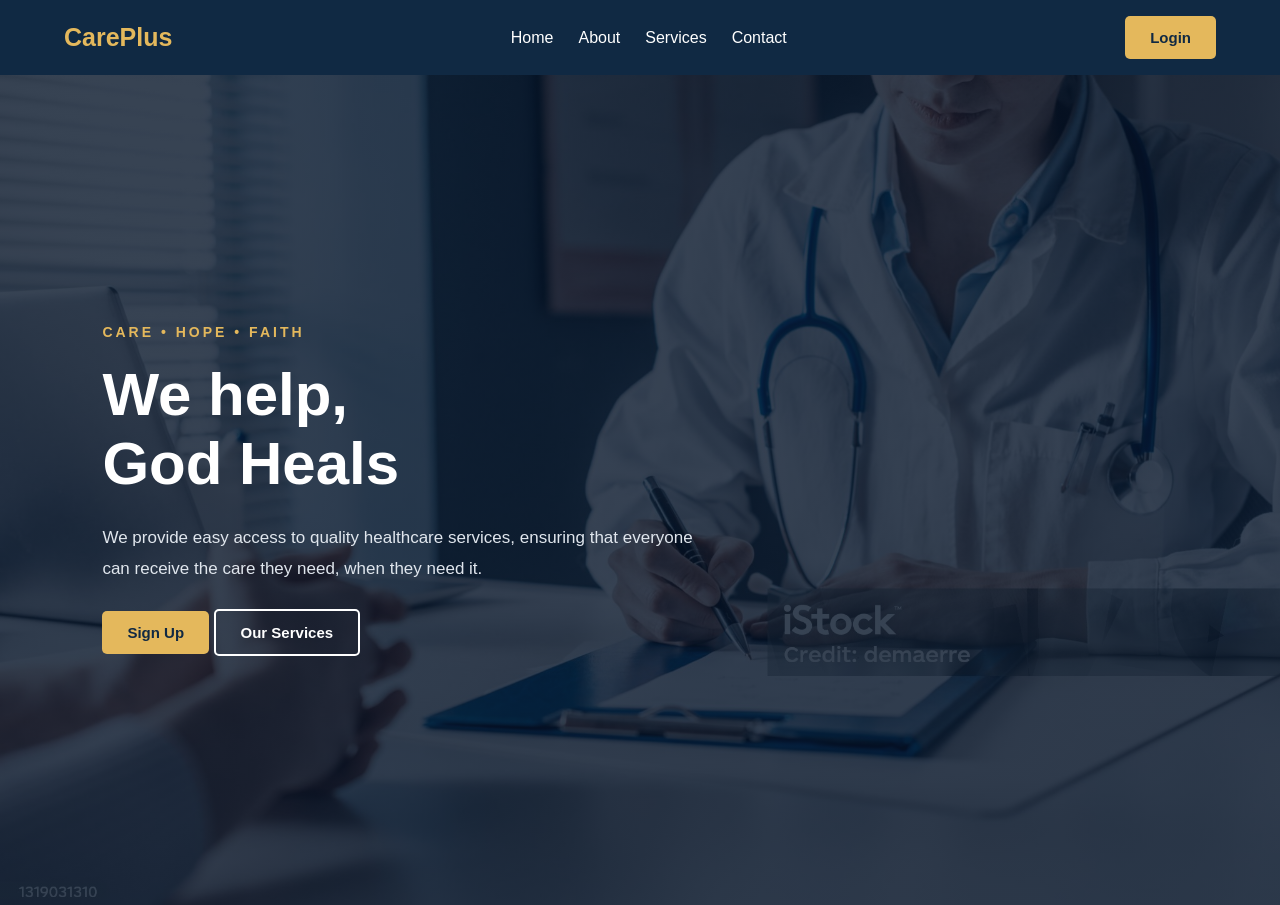
<file: index.html>
<!DOCTYPE html>
<html lang="en">

<head>
    <meta charset="UTF-8">
    <meta name="viewport" content="width=device-width, initial-scale=1.0">
    <link rel="stylesheet" href="/css/main.css">
    <title>CarePlus</title>
</head>

<body>
    <nav class="navbar">
        <!-- Brand or Logo -->
        <a href="#" class="navbar-logo">CarePlus</a>

        <!-- Navigation Links -->
        <ul class="navbar-links">
            <li><a href="#home">Home</a></li>
            <li><a href="#about">About</a></li>
            <li><a href="#services">Services</a></li>
            <li><a href="#contact">Contact</a></li>
        </ul>
        <a href="/login.html" class="btn primary-btn">Login</a>
    </nav>

    <section class="hero">
        <div class="hero-content">
            <p class="subtitle">CARE • HOPE • FAITH</p>

            <h1>We help,<br> God Heals</h1>

            <p class="description">
                We provide easy access to quality healthcare services, ensuring that everyone can receive the care they
                need, when they need it.
            </p>

            <div class="hero-buttons">
                <a href="/register.html" class="btn primary-btn">Sign Up</a>
                <a href="#services" class="btn secondary-btn">Our Services</a>
            </div>
        </div>
    </section>
</body>

</html>
</file>
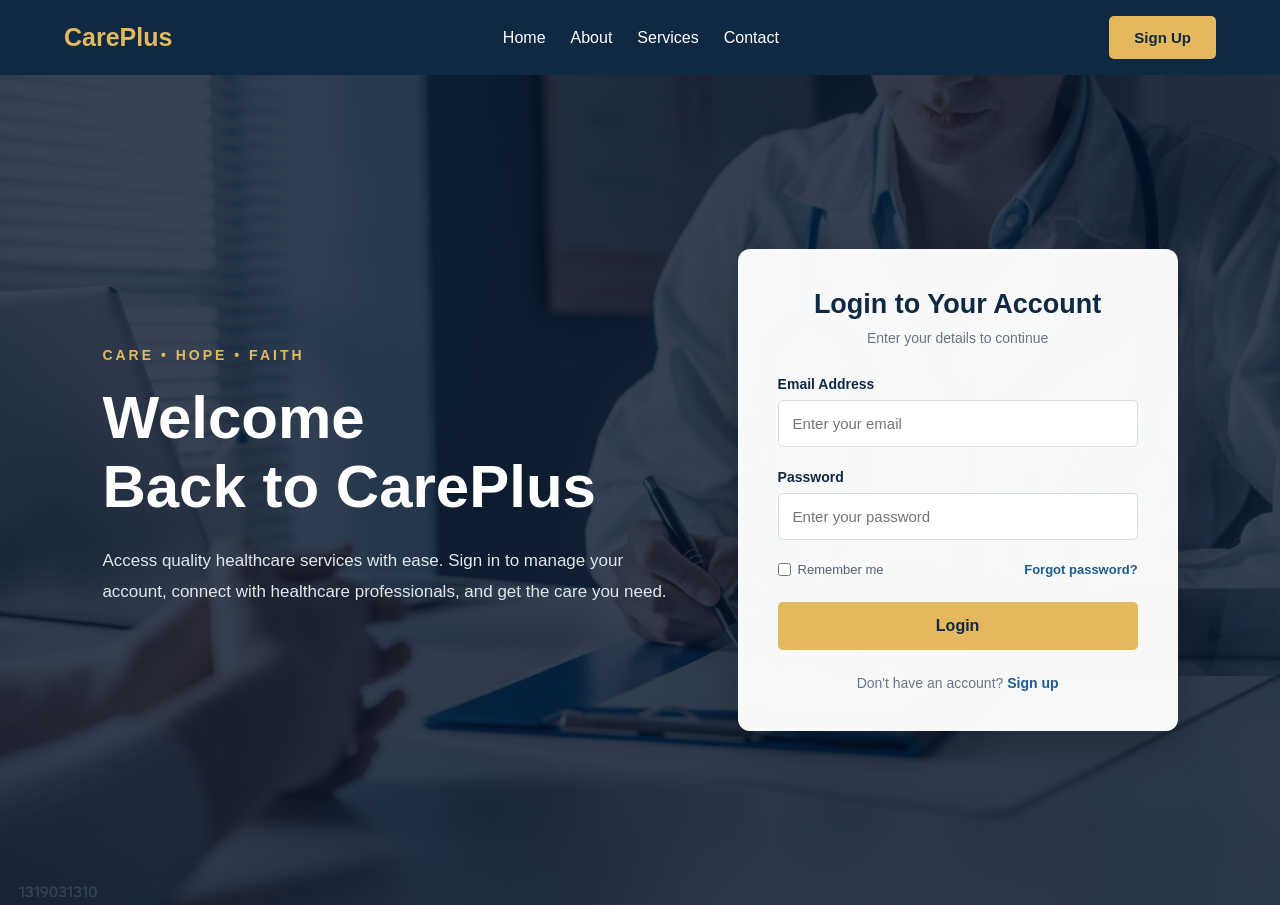
<file: login.html>
<!DOCTYPE html>
<html lang="en">
<head>
    <meta charset="UTF-8">
    <meta name="viewport" content="width=device-width, initial-scale=1.0">
    <link rel="stylesheet" href="/css/main.css">
    <title>Login | CarePlus</title>
</head>

<body>

    <nav class="navbar">
        <a href="index.html" class="navbar-logo">CarePlus</a>

        <ul class="navbar-links">
            <li><a href="index.html">Home</a></li>
            <li><a href="index.html#about">About</a></li>
            <li><a href="index.html#services">Services</a></li>
            <li><a href="index.html#contact">Contact</a></li>
        </ul>

        <a href="register.html" class="btn primary-btn">Sign Up</a>
    </nav>

    <section class="hero login-hero">

        <div class="hero-content">
            <p class="subtitle">CARE • HOPE • FAITH</p>

            <h1>Welcome<br>Back to CarePlus</h1>

            <p class="description">
                Access quality healthcare services with ease.
                Sign in to manage your account, connect with
                healthcare professionals, and get the care you need.
            </p>
        </div>

        <div class="login-container">

            <div class="login-header">
                <h2>Login to Your Account</h2>
                <p>Enter your details to continue</p>
            </div>

            <form id="loginForm">

                <div class="form-group">
                    <label for="email">Email Address</label>
                    <input
                        type="email"
                        id="email"
                        name="email"
                        placeholder="Enter your email"
                        autocomplete="email"
                        required>
                </div>

                <div class="form-group">
                    <label for="password">Password</label>
                    <input
                        type="password"
                        id="password"
                        name="password"
                        placeholder="Enter your password"
                        autocomplete="current-password"
                        required>
                </div>

                <div class="form-options">
                    <label class="remember-me">
                        <input type="checkbox" name="remember">
                        Remember me
                    </label>

                    <a href="#" id="forgotPasswordLink">
                        Forgot password?
                    </a>
                </div>

                <p
                    id="errorMessage"
                    role="alert"
                    aria-live="polite"
                    style="color:#d93025; font-size:14px;
                           margin-bottom:15px; display:none;">
                </p>

                <button
                    type="submit"
                    class="btn primary-btn login-btn">
                    Login
                </button>

            </form>

            <p class="signup-text">
                Don't have an account?
                <a href="register.html">Sign up</a>
            </p>

        </div>
    </section>

    <script>
    document.addEventListener("DOMContentLoaded", function () {

        const loginForm = document.getElementById("loginForm");
        const errorMessage = document.getElementById("errorMessage");
        const loginButton = loginForm.querySelector(
            'button[type="submit"]'
        );

        loginForm.addEventListener("submit", async function (event) {
            event.preventDefault();

            errorMessage.textContent = "";
            errorMessage.style.display = "none";

            loginButton.disabled = true;
            loginButton.textContent = "Logging in...";

            try {
                const response = await fetch("/api.php?action=login", {
                    method: "POST",
                    headers: {
                        "Content-Type": "application/json"
                    },
                    credentials: "same-origin",
                    body: JSON.stringify({
                        email: document.getElementById("email")
                            .value.trim(),
                        password: document.getElementById("password")
                            .value
                    })
                });

                const result = await response.json();

                if (!response.ok || !result.success) {
                    throw new Error(
                        result.message || "Login failed. Please try again."
                    );
                }

                if (!result.data || !result.data.role) {
                    throw new Error(
                        "The server returned incomplete login information."
                    );
                }

                if (result.data.role === "patient") {
                    window.location.replace("/patient-dashboard.html");
                    return;
                }

                // This dashboard is intended for patient accounts.
                await fetch("/api.php?action=logout", {
                    method: "POST",
                    credentials: "same-origin"
                });

                throw new Error(
                    "This page is for patient accounts. Please use the appropriate portal."
                );

            } catch (error) {
                errorMessage.textContent =
                    error instanceof SyntaxError
                        ? "The server returned an invalid response. Check api.php."
                        : error.message === "Failed to fetch"
                            ? "Cannot reach the server. Check that PHP is running."
                            : error.message;

                errorMessage.style.display = "block";

            } finally {
                loginButton.disabled = false;
                loginButton.textContent = "Login";
            }
        });

        document.getElementById("forgotPasswordLink")
            .addEventListener("click", function (event) {
                event.preventDefault();
                errorMessage.textContent =
                    "Password recovery has not been implemented yet.";
                errorMessage.style.display = "block";
            });

    });
    </script>

</body>
</html>
</file>
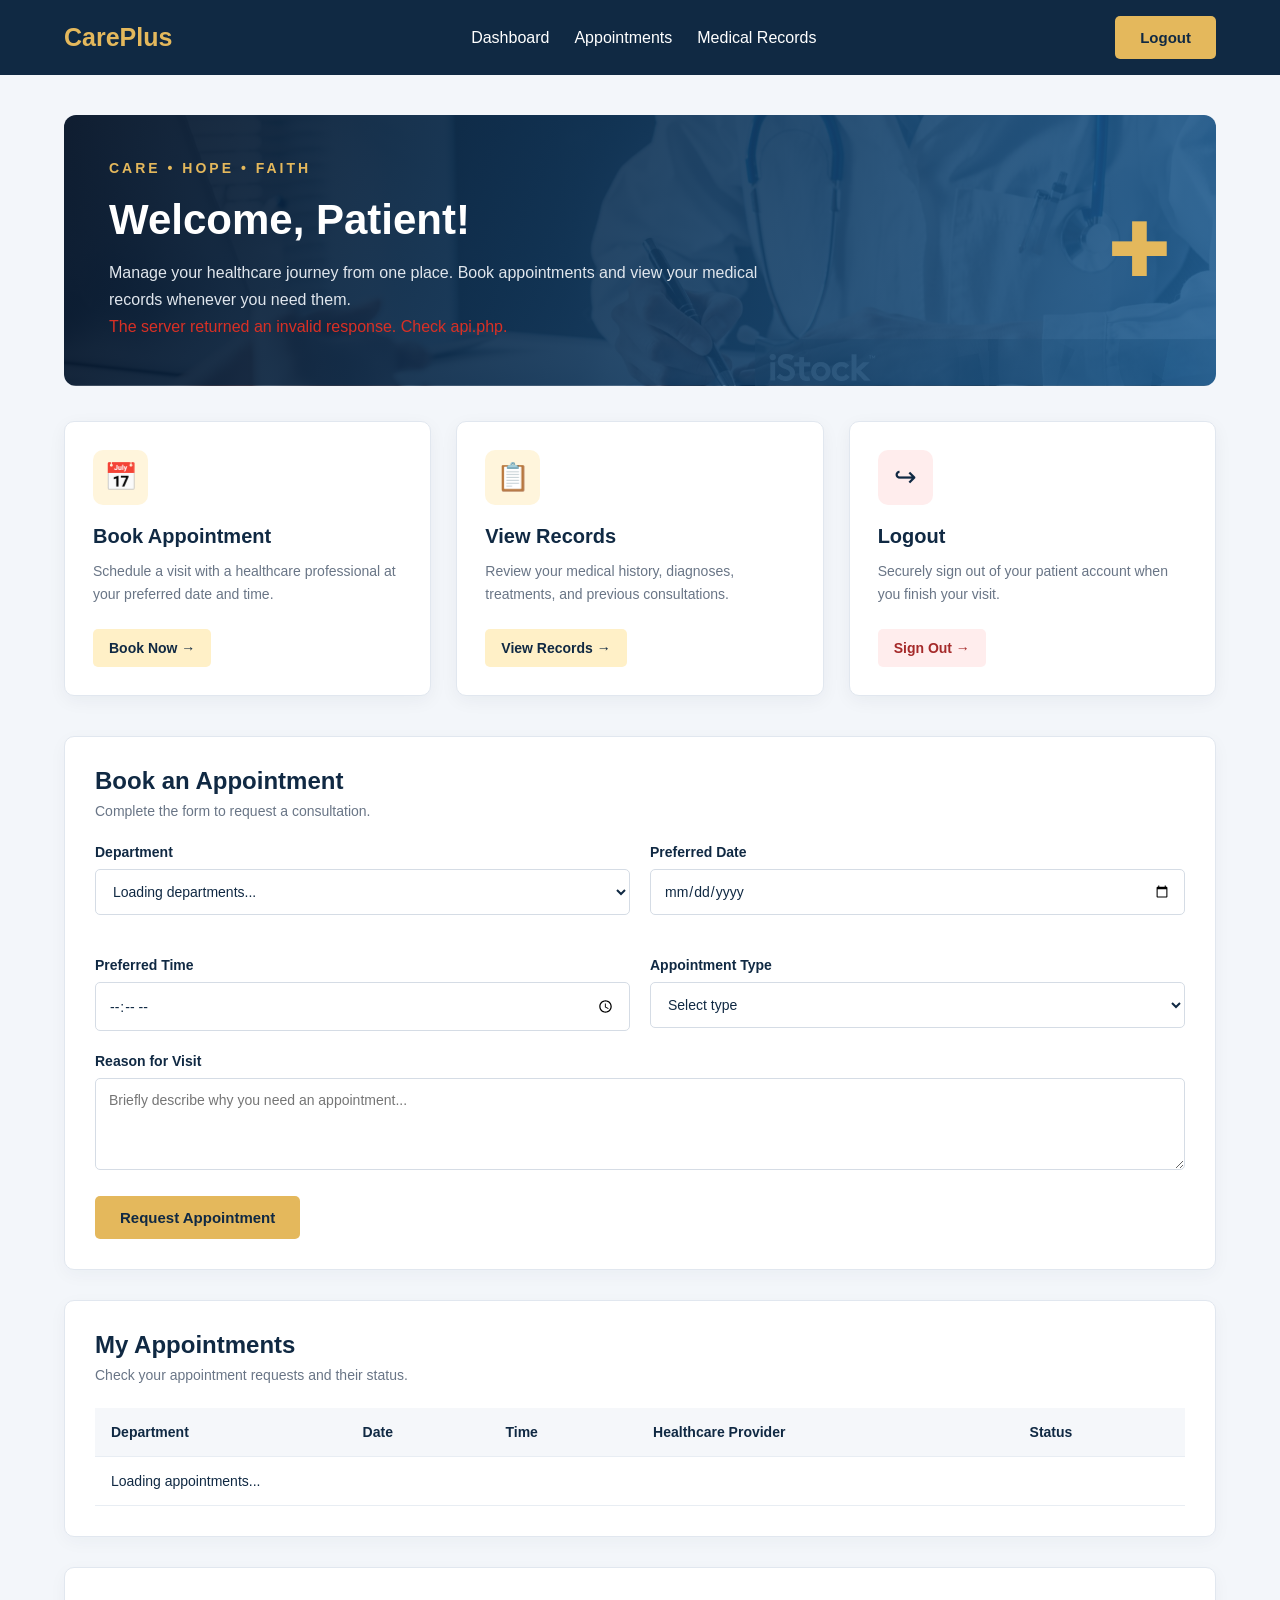
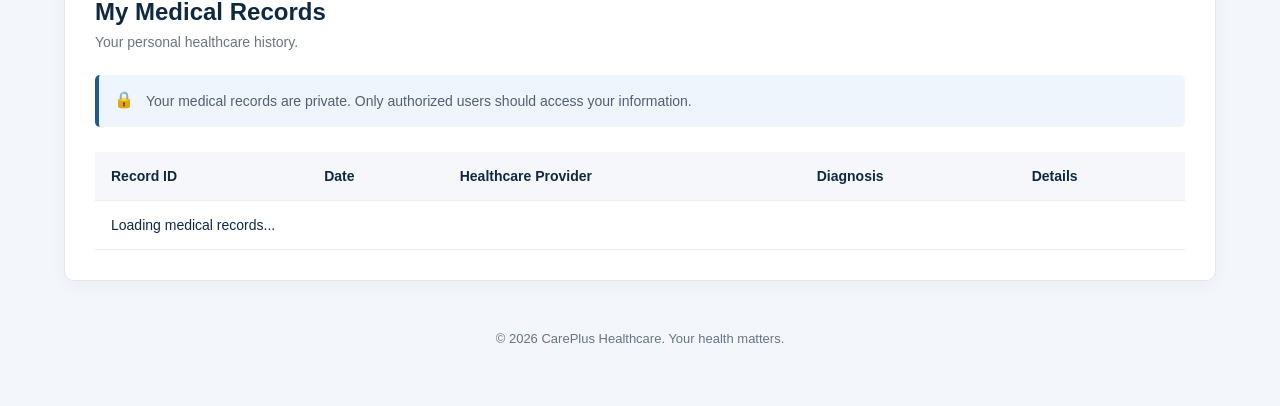
<file: patient-dashboard.html>
<!DOCTYPE html>
<html lang="en">
<head>
    <meta charset="UTF-8">
    <meta name="viewport" content="width=device-width, initial-scale=1.0">
    <link rel="stylesheet" href="/css/main.css">
    <title>Patient Dashboard | CarePlus</title>
</head>

<body class="dashboard-page">

    <nav class="navbar">
        <a href="patient-dashboard.html" class="navbar-logo">
            CarePlus
        </a>

        <ul class="navbar-links">
            <li><a href="#dashboard">Dashboard</a></li>
            <li><a href="#appointments">Appointments</a></li>
            <li><a href="#records">Medical Records</a></li>
        </ul>

        <a href="#" class="btn primary-btn logout-link">Logout</a>
    </nav>

    <main class="dashboard-container" id="dashboard">

        <section class="welcome-section">
            <div>
                <p class="subtitle">CARE • HOPE • FAITH</p>

                <h1 id="welcomeHeading">Welcome, Patient!</h1>

                <p>
                    Manage your healthcare journey from one place.
                    Book appointments and view your medical records
                    whenever you need them.
                </p>

                <p
                    id="dashboardMessage"
                    role="status"
                    aria-live="polite">
                </p>
            </div>

            <div class="welcome-icon">✚</div>
        </section>

        <!-- Dashboard feature cards -->
        <section class="dashboard-features">

            <article class="feature-card">
                <div class="feature-icon">📅</div>
                <h2>Book Appointment</h2>

                <p>
                    Schedule a visit with a healthcare professional
                    at your preferred date and time.
                </p>

                <a href="#appointments" class="dashboard-btn">
                    Book Now →
                </a>
            </article>

            <article class="feature-card">
                <div class="feature-icon">📋</div>
                <h2>View Records</h2>

                <p>
                    Review your medical history, diagnoses,
                    treatments, and previous consultations.
                </p>

                <a href="#records" class="dashboard-btn">
                    View Records →
                </a>
            </article>

            <article class="feature-card logout-card">
                <div class="feature-icon">↪</div>
                <h2>Logout</h2>

                <p>
                    Securely sign out of your patient account
                    when you finish your visit.
                </p>

                <a href="#" class="dashboard-btn logout-btn logout-link">
                    Sign Out →
                </a>
            </article>

        </section>

        <!-- Book an appointment -->
        <section class="dashboard-section" id="appointments">

            <div class="section-heading">
                <div>
                    <h2>Book an Appointment</h2>
                    <p>Complete the form to request a consultation.</p>
                </div>
            </div>

            <form id="appointmentForm" class="appointment-form">

                <div class="form-grid">

                    <div class="form-group">
                        <label for="department">Department</label>

                        <select
                            id="department"
                            name="department_id"
                            required>
                            <option value="">Loading departments...</option>
                        </select>
                    </div>

                    <div class="form-group">
                        <label for="appointment-date">Preferred Date</label>

                        <input
                            type="date"
                            id="appointment-date"
                            name="appointment_date"
                            required>
                    </div>

                    <div class="form-group">
                        <label for="appointment-time">Preferred Time</label>

                        <input
                            type="time"
                            id="appointment-time"
                            name="appointment_time"
                            required>
                    </div>

                    <div class="form-group">
                        <label for="appointment-type">Appointment Type</label>

                        <select
                            id="appointment-type"
                            name="appointment_type"
                            required>
                            <option value="">Select type</option>
                            <option value="in_person">
                                In-person consultation
                            </option>
                            <option value="online">
                                Online consultation
                            </option>
                        </select>
                    </div>

                </div>

                <div class="form-group">
                    <label for="reason">Reason for Visit</label>

                    <textarea
                        id="reason"
                        name="reason"
                        rows="4"
                        maxlength="5000"
                        placeholder="Briefly describe why you need an appointment..."
                        required></textarea>
                </div>

                <p
                    id="appointmentMessage"
                    role="status"
                    aria-live="polite">
                </p>

                <button
                    type="submit"
                    class="btn primary-btn"
                    id="appointmentSubmit">
                    Request Appointment
                </button>

            </form>
        </section>

        <!-- Existing appointments -->
        <section class="dashboard-section" id="myAppointmentsSection">

            <div class="section-heading">
                <div>
                    <h2>My Appointments</h2>
                    <p>Check your appointment requests and their status.</p>
                </div>
            </div>

            <div class="table-wrapper">
                <table class="records-table">
                    <thead>
                        <tr>
                            <th>Department</th>
                            <th>Date</th>
                            <th>Time</th>
                            <th>Healthcare Provider</th>
                            <th>Status</th>
                        </tr>
                    </thead>

                    <tbody id="appointmentsBody">
                        <tr>
                            <td colspan="5">Loading appointments...</td>
                        </tr>
                    </tbody>
                </table>
            </div>

        </section>

        <!-- Medical records -->
        <section class="dashboard-section" id="records">

            <div class="section-heading">
                <div>
                    <h2>My Medical Records</h2>
                    <p>Your personal healthcare history.</p>
                </div>
            </div>

            <div class="records-notice">
                <span>🔒</span>
                <p>
                    Your medical records are private.
                    Only authorized users should access your information.
                </p>
            </div>

            <div class="table-wrapper">
                <table class="records-table">
                    <thead>
                        <tr>
                            <th>Record ID</th>
                            <th>Date</th>
                            <th>Healthcare Provider</th>
                            <th>Diagnosis</th>
                            <th>Details</th>
                        </tr>
                    </thead>

                    <tbody id="recordsBody">
                        <tr>
                            <td colspan="5">Loading medical records...</td>
                        </tr>
                    </tbody>
                </table>
            </div>

        </section>

        <!-- Footer -->
        <footer class="dashboard-footer">
            <p>© 2026 CarePlus Healthcare. Your health matters.</p>
        </footer>

    </main>

    <script>
    const API_URL = "/api.php";

    const dashboardMessage =
        document.getElementById("dashboardMessage");

    const appointmentForm =
        document.getElementById("appointmentForm");

    const appointmentMessage =
        document.getElementById("appointmentMessage");

    const appointmentSubmit =
        document.getElementById("appointmentSubmit");

    const departmentSelect =
        document.getElementById("department");

    const appointmentsBody =
        document.getElementById("appointmentsBody");

    const recordsBody =
        document.getElementById("recordsBody");


    // Common function for communicating with api.php.
    async function apiRequest(action, options = {}) {
        const response = await fetch(
            `${API_URL}?action=${encodeURIComponent(action)}`,
            {
                credentials: "same-origin",
                ...options
            }
        );

        let result;

        try {
            result = await response.json();
        } catch {
            throw new Error(
                "The server returned an invalid response. Check api.php."
            );
        }

        if (response.status === 401) {
            window.location.replace("/login.html");
            throw new Error("Your session has expired. Please log in again.");
        }

        if (!response.ok || !result.success) {
            throw new Error(result.message || "The request failed.");
        }

        return result.data;
    }


    function showMessage(element, message, success = false) {
        element.textContent = message;
        element.style.color = success ? "#198754" : "#d93025";
    }


    function makeCell(row, value) {
        const cell = document.createElement("td");
        cell.textContent = value == null ? "" : String(value);
        row.appendChild(cell);
        return cell;
    }


    function showTableMessage(tbody, message, columns = 5) {
        tbody.replaceChildren();

        const row = document.createElement("tr");
        const cell = document.createElement("td");

        cell.colSpan = columns;
        cell.textContent = message;

        row.appendChild(cell);
        tbody.appendChild(row);
    }


    // Load user, departments, appointments and medical records.
    async function loadDashboard() {
        try {
            const user = await apiRequest("me");

            if (user.role !== "patient") {
                window.location.replace("/login.html");
                return;
            }

            document.getElementById("welcomeHeading").textContent =
                `Welcome, ${user.username || "Patient"}!`;

            await loadDepartments();
            await loadAppointments();
            await loadMedicalRecords();

        } catch (error) {
            showMessage(dashboardMessage, error.message);
        }
    }


    // Fetch department names and IDs from the database.
    async function loadDepartments() {
        try {
            const departments = await apiRequest("departments");

            departmentSelect.replaceChildren();

            const placeholder = document.createElement("option");
            placeholder.value = "";
            placeholder.textContent = departments.length
                ? "Select department"
                : "No departments available";

            departmentSelect.appendChild(placeholder);

            departments.forEach(department => {
                const option = document.createElement("option");

                option.value = department.department_id;
                option.textContent = department.department_name;

                departmentSelect.appendChild(option);
            });

            departmentSelect.disabled = departments.length === 0;

        } catch (error) {
            departmentSelect.replaceChildren();

            const option = document.createElement("option");
            option.value = "";
            option.textContent = "Unable to load departments";

            departmentSelect.appendChild(option);
            departmentSelect.disabled = true;

            showMessage(dashboardMessage, error.message);
        }
    }


    // Load the patient's appointments.
    async function loadAppointments() {
        try {
            const appointments =
                await apiRequest("my_appointments");

            appointmentsBody.replaceChildren();

            if (!appointments.length) {
                showTableMessage(
                    appointmentsBody,
                    "You have no appointments yet."
                );
                return;
            }

            appointments.forEach(appointment => {
                const row = document.createElement("tr");

                makeCell(row, appointment.department_name);
                makeCell(row, appointment.appointment_date);

                makeCell(
                    row,
                    String(appointment.appointment_time || "").slice(0, 5)
                );

                makeCell(
                    row,
                    appointment.doctor_name || "Not assigned"
                );

                makeCell(row, appointment.status);

                appointmentsBody.appendChild(row);
            });

        } catch (error) {
            showTableMessage(appointmentsBody, error.message);
        }
    }


    // Load the patient's medical records.
    async function loadMedicalRecords() {
        try {
            const records =
                await apiRequest("medical_records");

            recordsBody.replaceChildren();

            if (!records.length) {
                showTableMessage(
                    recordsBody,
                    "No medical records are available yet."
                );
                return;
            }

            records.forEach(record => {
                const row = document.createElement("tr");

                makeCell(row, record.record_id);
                makeCell(row, record.record_date);
                makeCell(row, record.healthcare_provider);
                makeCell(row, record.diagnosis);

                const detailsCell = document.createElement("td");
                const detailsButton = document.createElement("button");

                detailsButton.type = "button";
                detailsButton.className = "dashboard-btn";
                detailsButton.textContent = "View details";

                detailsButton.addEventListener("click", function () {
                    alert(
                        "Diagnosis: " + (record.diagnosis || "Not provided") +
                        "\n\nTreatment: " + (record.treatment || "Not provided") +
                        "\n\nClinical notes: " +
                        (record.clinical_notes || "No notes available")
                    );
                });

                detailsCell.appendChild(detailsButton);
                row.appendChild(detailsCell);

                recordsBody.appendChild(row);
            });

        } catch (error) {
            showTableMessage(recordsBody, error.message);
        }
    }


    // Submit an appointment request to the API.
    appointmentForm.addEventListener("submit", async function (event) {
        event.preventDefault();

        appointmentMessage.textContent = "";

        if (!appointmentForm.reportValidity()) {
            return;
        }

        appointmentSubmit.disabled = true;
        appointmentSubmit.textContent = "Submitting...";

        try {
            const appointmentData = {
                department_id: Number(departmentSelect.value),
                appointment_date:
                    document.getElementById("appointment-date").value,
                appointment_time:
                    document.getElementById("appointment-time").value,
                appointment_type:
                    document.getElementById("appointment-type").value,
                reason:
                    document.getElementById("reason").value.trim()
            };

            await apiRequest("book_appointment", {
                method: "POST",
                headers: {
                    "Content-Type": "application/json"
                },
                body: JSON.stringify(appointmentData)
            });

            showMessage(
                appointmentMessage,
                "Appointment request submitted successfully!",
                true
            );

            appointmentForm.reset();

            await loadAppointments();

        } catch (error) {
            showMessage(appointmentMessage, error.message);
        } finally {
            appointmentSubmit.disabled = false;
            appointmentSubmit.textContent = "Request Appointment";
        }
    });


    // Sign out through the API and destroy the PHP session.
    document.querySelectorAll(".logout-link").forEach(link => {
        link.addEventListener("click", async function (event) {
            event.preventDefault();

            link.style.pointerEvents = "none";

            try {
                await apiRequest("logout", {
                    method: "POST"
                });

                window.location.replace("/login.html");

            } catch (error) {
                showMessage(dashboardMessage, error.message);
                link.style.pointerEvents = "";
            }
        });
    });


    // Prevent the appointment date from being in the past.
    const dateInput =
        document.getElementById("appointment-date");

    const now = new Date();

    dateInput.min = [
        now.getFullYear(),
        String(now.getMonth() + 1).padStart(2, "0"),
        String(now.getDate()).padStart(2, "0")
    ].join("-");


    // Start loading data.
    loadDashboard();
    </script>

</body>
</html>
</file>
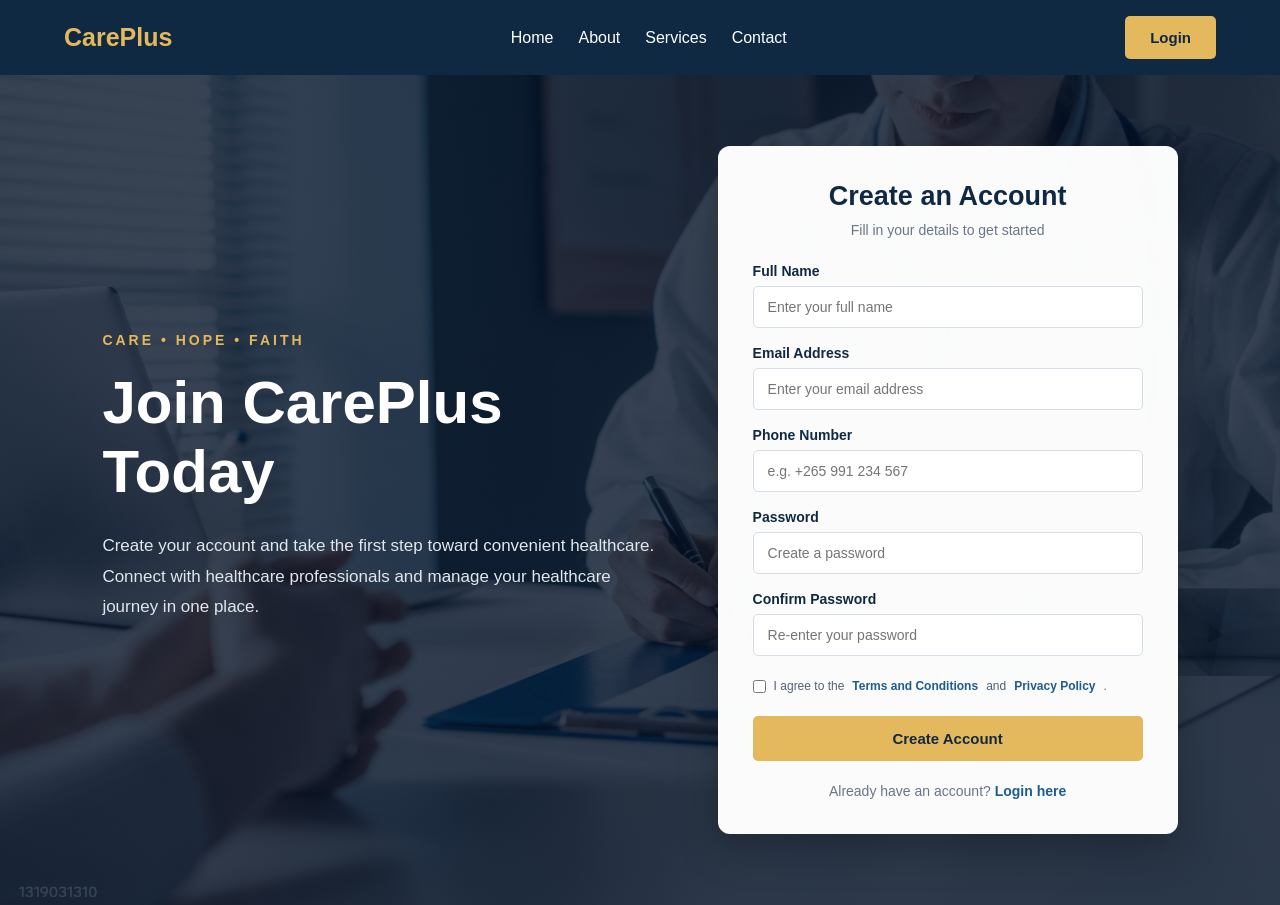
<file: register.html>
<!DOCTYPE html>
<html lang="en">

<head>
    <meta charset="UTF-8">
    <meta name="viewport" content="width=device-width, initial-scale=1.0">
    <link rel="stylesheet" href="/css/main.css">
    <title>Sign Up | CarePlus</title>
</head>

<body>

    <nav class="navbar">
        <a href="index.html" class="navbar-logo">CarePlus</a>

        <ul class="navbar-links">
            <li><a href="index.html">Home</a></li>
            <li><a href="index.html#about">About</a></li>
            <li><a href="index.html#services">Services</a></li>
            <li><a href="index.html#contact">Contact</a></li>
        </ul>

        <a href="login.html" class="btn primary-btn">Login</a>
    </nav>

    <section class="hero register-hero">

        <div class="hero-content">
            <p class="subtitle">CARE • HOPE • FAITH</p>

            <h1>Join CarePlus<br>Today</h1>

            <p class="description">
                Create your account and take the first step toward
                convenient healthcare. Connect with healthcare
                professionals and manage your healthcare journey
                in one place.
            </p>
        </div>

        <div class="register-container">

            <div class="register-header">
                <h2>Create an Account</h2>
                <p>Fill in your details to get started</p>
            </div>

            <form id="registerForm">

                <div class="form-group">
                    <label for="fullname">Full Name</label>
                    <input
                        type="text"
                        id="fullname"
                        name="fullname"
                        placeholder="Enter your full name"
                        autocomplete="name"
                        maxlength="150"
                        required>
                </div>

                <div class="form-group">
                    <label for="email">Email Address</label>
                    <input
                        type="email"
                        id="email"
                        name="email"
                        placeholder="Enter your email address"
                        autocomplete="email"
                        maxlength="254"
                        required>
                </div>

                <div class="form-group">
                    <label for="phone">Phone Number</label>
                    <input
                        type="tel"
                        id="phone"
                        name="phone"
                        placeholder="e.g. +265 991 234 567"
                        autocomplete="tel"
                        maxlength="30"
                        required>
                </div>

                <div class="form-group">
                    <label for="password">Password</label>
                    <input
                        type="password"
                        id="password"
                        name="password"
                        placeholder="Create a password"
                        autocomplete="new-password"
                        minlength="8"
                        required>
                </div>

                <div class="form-group">
                    <label for="confirm-password">Confirm Password</label>
                    <input
                        type="password"
                        id="confirm-password"
                        name="confirm_password"
                        placeholder="Re-enter your password"
                        autocomplete="new-password"
                        minlength="8"
                        required>
                </div>

                <div class="terms">
                    <label>
                        <input
                            type="checkbox"
                            name="terms"
                            value="accepted"
                            required>

                        I agree to the
                        <a href="#terms">Terms and Conditions</a>
                        and
                        <a href="#privacy">Privacy Policy</a>.
                    </label>
                </div>

                <!-- Registration success and error messages -->
                <p
                    id="message"
                    role="status"
                    aria-live="polite"
                    style="display:none; margin:15px 0; font-size:14px;">
                </p>

                <button
                    type="submit"
                    class="btn primary-btn register-btn">
                    Create Account
                </button>

            </form>

            <p class="login-text">
                Already have an account?
                <a href="login.html">Login here</a>
            </p>

        </div>

    </section>

    <script>
    document.addEventListener("DOMContentLoaded", function () {

        const registerForm = document.getElementById("registerForm");
        const message = document.getElementById("message");
        const submitButton = registerForm.querySelector(
            'button[type="submit"]'
        );

        function showMessage(text, success = false) {
            message.textContent = text;
            message.style.color = success ? "#198754" : "#d93025";
            message.style.display = "block";
        }

        registerForm.addEventListener("submit", async function (event) {
            event.preventDefault();

            message.style.display = "none";
            message.textContent = "";

            const fullName =
                document.getElementById("fullname").value.trim();

            const email =
                document.getElementById("email").value.trim();

            const phone =
                document.getElementById("phone").value.trim();

            const password =
                document.getElementById("password").value;

            const confirmPassword =
                document.getElementById("confirm-password").value;

            const termsAccepted = registerForm.querySelector(
                'input[name="terms"]'
            ).checked;

            if (password !== confirmPassword) {
                showMessage("Passwords do not match.");
                return;
            }

            if (password.length < 8) {
                showMessage(
                    "Your password must contain at least 8 characters."
                );
                return;
            }

            if (!termsAccepted) {
                showMessage(
                    "Please accept the Terms and Conditions."
                );
                return;
            }

            submitButton.disabled = true;
            submitButton.textContent = "Creating Account...";

            try {
                const response = await fetch(
                    "/api.php?action=register",
                    {
                        method: "POST",
                        headers: {
                            "Content-Type": "application/json",
                            "Accept": "application/json"
                        },
                        credentials: "same-origin",
                        body: JSON.stringify({
                            full_name: fullName,
                            email: email,
                            phone: phone,
                            password: password
                        })
                    }
                );

                let result;

                try {
                    result = await response.json();
                } catch {
                    throw new Error(
                        "The server returned an invalid response. " +
                        "Check api.php and the PHP error log."
                    );
                }

                if (!response.ok || !result.success) {
                    throw new Error(
                        result.message ||
                        "Registration failed. Please try again."
                    );
                }

                showMessage(
                    "Account created successfully! Redirecting to login...",
                    true
                );

                registerForm.reset();
                submitButton.textContent = "Account Created";

                window.setTimeout(function () {
                    window.location.href = "/login.html";
                }, 1500);

            } catch (error) {
                showMessage(
                    error.message === "Failed to fetch"
                        ? "Cannot connect to the server. " +
                          "Make sure PHP is running and api.php exists."
                        : error.message
                );

                submitButton.disabled = false;
                submitButton.textContent = "Create Account";
            }
        });

    });
    </script>

</body>
</html>
</file>
<file: css/main.css>
/* =========================
   RESET AND GENERAL STYLES
========================= */

* {
    margin: 0;
    padding: 0;
    box-sizing: border-box;
}

body {
    font-family: Arial, sans-serif;
}


/* =========================
   NAVIGATION BAR
========================= */

.navbar {
    display: flex;
    justify-content: space-between;
    align-items: center;
    background-color: #102943;
    padding: 1rem 5%;
    position: relative;
    z-index: 10;
}

.navbar-logo {
    color: #e4b85c;
    font-size: 25px;
    font-weight: bold;
    text-decoration: none;
}

.navbar-links {
    display: flex;
    list-style: none;
    gap: 25px;
}

.navbar-links a {
    color: white;
    text-decoration: none;
    transition: 0.3s;
}

.navbar-links a:hover {
    color: #e4b85c;
}


/* =========================
   BUTTONS
========================= */

.btn {
    display: inline-block;
    padding: 13px 25px;
    text-decoration: none;
    border: none;
    border-radius: 5px;
    font-weight: bold;
    cursor: pointer;
    transition: 0.3s;
    text-align: center;
    font-size: 15px;
}

.primary-btn {
    background: #e4b85c;
    color: #102943;
}

.primary-btn:hover {
    background: white;
}

.secondary-btn {
    border: 2px solid white;
    color: white;
}

.secondary-btn:hover {
    background: white;
    color: #102943;
}


/* =========================
   HERO SECTION
========================= */

.hero {
    min-height: calc(100vh - 70px);

    background-image:
        linear-gradient(
            rgba(5, 20, 40, 0.80),
            rgba(5, 20, 40, 0.80)
        ),
        url("../images/hero.jpg");

    background-size: cover;
    background-position: center;
    background-repeat: no-repeat;

    display: flex;
    align-items: center;
    justify-content: space-between;
    gap: 60px;

    padding: 60px 8%;
    color: white;
}

.hero-content {
    max-width: 600px;
    flex: 1;
}

.subtitle {
    color: #e4b85c;
    font-size: 14px;
    font-weight: bold;
    letter-spacing: 3px;
    margin-bottom: 20px;
}

.hero h1 {
    font-size: clamp(38px, 5vw, 60px);
    line-height: 1.15;
    margin-bottom: 25px;
}

.description {
    font-size: 17px;
    line-height: 1.8;
    color: #e0e6ed;
    margin-bottom: 25px;
}


/* =========================
   LOGIN CONTAINER
========================= */

.login-container {
    width: 100%;
    max-width: 440px;
    flex: 0 0 440px;

    background: rgba(255, 255, 255, 0.97);
    color: #102943;

    padding: 40px;
    border-radius: 12px;

    box-shadow: 0 15px 40px rgba(0, 0, 0, 0.25);
}

.login-header {
    text-align: center;
    margin-bottom: 30px;
}

.login-header h2 {
    font-size: 27px;
    margin-bottom: 10px;
}

.login-header p {
    color: #697586;
    font-size: 14px;
}


/* =========================
   FORM INPUTS
========================= */

.form-group {
    margin-bottom: 22px;
}

.form-group label {
    display: block;
    margin-bottom: 8px;
    font-size: 14px;
    font-weight: bold;
}

.form-group input {
    width: 100%;
    padding: 14px;
    border: 1px solid #d5dce5;
    border-radius: 5px;
    outline: none;
    font-size: 15px;
    transition: 0.3s;
}

.form-group input:focus {
    border-color: #1d5c91;
    box-shadow: 0 0 0 3px rgba(29, 92, 145, 0.12);
}


/* =========================
   FORM OPTIONS
========================= */

.form-options {
    display: flex;
    justify-content: space-between;
    align-items: center;
    gap: 10px;
    flex-wrap: wrap;
    margin-bottom: 25px;
    font-size: 13px;
}

.remember-me {
    display: flex;
    align-items: center;
    gap: 7px;
    color: #526071;
}

.form-options a,
.signup-text a {
    color: #1d5c91;
    text-decoration: none;
    font-weight: bold;
}

.form-options a:hover,
.signup-text a:hover {
    text-decoration: underline;
}


/* =========================
   LOGIN BUTTON
========================= */

.login-btn {
    width: 100%;
    padding: 15px;
    font-size: 16px;
}


/* =========================
   SIGNUP TEXT
========================= */

.signup-text {
    text-align: center;
    font-size: 14px;
    color: #697586;
    margin-top: 25px;
}


/* =========================
   RESPONSIVE DESIGN
========================= */

@media (max-width: 900px) {

    .hero {
        flex-direction: column;
        justify-content: center;
        gap: 40px;
        padding: 50px 6%;
    }

    .hero-content {
        max-width: 650px;
        text-align: center;
    }

    .login-container {
        flex: initial;
        max-width: 500px;
    }
}

@media (max-width: 600px) {

    .navbar {
        padding: 15px 5%;
        flex-wrap: wrap;
        gap: 15px;
    }

    .navbar-links {
        order: 3;
        width: 100%;
        justify-content: center;
        gap: 15px;
        flex-wrap: wrap;
    }

    .navbar-links a {
        font-size: 13px;
    }

    .navbar-logo {
        font-size: 21px;
    }

    .navbar > .btn {
        padding: 10px 16px;
    }

    .hero {
        padding: 40px 5%;
    }

    .hero h1 {
        font-size: 38px;
    }

    .description {
        font-size: 15px;
    }

    .login-container {
        padding: 28px 22px;
    }

    .login-header h2 {
        font-size: 23px;
    }
}

/* =========================
   REGISTRATION CONTAINER
========================= */

.register-container {
    width: 100%;
    max-width: 460px;
    flex: 0 0 460px;

    background: rgba(255, 255, 255, 0.98);
    color: #102943;

    padding: 35px;
    border-radius: 12px;

    box-shadow: 0 15px 40px rgba(0, 0, 0, 0.25);
}

.register-header {
    text-align: center;
    margin-bottom: 25px;
}

.register-header h2 {
    font-size: 27px;
    margin-bottom: 10px;
}

.register-header p {
    color: #697586;
    font-size: 14px;
}


/* =========================
   REGISTRATION FORM
========================= */

.register-container .form-group {
    margin-bottom: 17px;
}

.register-container .form-group label {
    display: block;
    margin-bottom: 7px;
    font-size: 14px;
    font-weight: bold;
}

.register-container .form-group input {
    width: 100%;
    padding: 12px 14px;

    border: 1px solid #d5dce5;
    border-radius: 5px;

    outline: none;
    font-size: 14px;
    font-family: inherit;

    transition: 0.3s;
}

.register-container .form-group input:focus {
    border-color: #1d5c91;
    box-shadow: 0 0 0 3px rgba(29, 92, 145, 0.12);
}


/* =========================
   TERMS AND CONDITIONS
========================= */

.terms {
    margin: 20px 0;
    font-size: 12px;
    line-height: 1.7;
    color: #526071;
}

.terms label {
    display: flex;
    align-items: flex-start;
    gap: 8px;
}

.terms input {
    margin-top: 4px;
    flex-shrink: 0;
    accent-color: #1d5c91;
}

.terms a {
    color: #1d5c91;
    text-decoration: none;
    font-weight: bold;
}

.terms a:hover {
    text-decoration: underline;
}


/* =========================
   REGISTER BUTTON
========================= */

.register-btn {
    width: 100%;
    padding: 14px;
    font-size: 15px;
    font-family: inherit;
}


/* =========================
   LOGIN LINK
========================= */

.login-text {
    text-align: center;
    font-size: 14px;
    color: #697586;
    margin-top: 22px;
}

.login-text a {
    color: #1d5c91;
    font-weight: bold;
    text-decoration: none;
}

.login-text a:hover {
    text-decoration: underline;
}


/* =========================
   RESPONSIVE REGISTRATION
========================= */

@media (max-width: 900px) {
    .register-container {
        flex: initial;
        max-width: 500px;
    }
}

@media (max-width: 600px) {
    .register-container {
        padding: 25px 20px;
    }

    .register-header h2 {
        font-size: 23px;
    }

    .register-container .form-group input {
        padding: 12px;
    }
}

/* =========================
   PATIENT DASHBOARD
========================= */

.dashboard-page {
    background: #f3f6fa;
    color: #102943;
    min-height: 100vh;
}

.dashboard-container {
    max-width: 1200px;
    width: 90%;
    margin: 0 auto;
    padding: 40px 0;
}


/* =========================
   WELCOME SECTION
========================= */

.welcome-section {
    background:
        linear-gradient(
            110deg,
            rgba(5, 20, 40, 0.94),
            rgba(29, 92, 145, 0.88)
        ),
        url("../images/hero.jpg");

    background-size: cover;
    background-position: center;

    color: white;
    padding: 45px;
    border-radius: 12px;
    margin-bottom: 35px;

    display: flex;
    justify-content: space-between;
    align-items: center;
    gap: 25px;
}

.welcome-section h1 {
    font-size: clamp(30px, 4vw, 42px);
    margin-bottom: 15px;
}

.welcome-section p:not(.subtitle) {
    color: #e0e6ed;
    line-height: 1.7;
    max-width: 650px;
}

.welcome-icon {
    font-size: 75px;
    color: #e4b85c;
}


/* =========================
   FEATURE CARDS
========================= */

.dashboard-features {
    display: grid;
    grid-template-columns: repeat(3, minmax(0, 1fr));
    gap: 25px;
    margin-bottom: 40px;
}

.feature-card {
    background: white;
    padding: 28px;
    border-radius: 10px;
    border: 1px solid #e1e7ef;
    box-shadow: 0 5px 18px rgba(16, 41, 67, 0.05);

    display: flex;
    flex-direction: column;
    align-items: flex-start;

    transition: transform 0.3s, box-shadow 0.3s;
}

.feature-card:hover {
    transform: translateY(-4px);
    box-shadow: 0 10px 25px rgba(16, 41, 67, 0.10);
}

.feature-icon {
    width: 55px;
    height: 55px;
    background: #fff5dc;
    color: #102943;
    border-radius: 10px;

    display: flex;
    align-items: center;
    justify-content: center;

    font-size: 27px;
    margin-bottom: 20px;
}

.feature-card h2 {
    font-size: 20px;
    margin-bottom: 12px;
}

.feature-card p {
    color: #697586;
    line-height: 1.7;
    font-size: 14px;
    margin-bottom: 22px;
}

.dashboard-btn {
    margin-top: auto;
    display: inline-block;
    padding: 11px 16px;

    color: #102943;
    background: #fff0c7;

    border-radius: 5px;
    text-decoration: none;
    font-size: 14px;
    font-weight: bold;

    transition: 0.3s;
}

.dashboard-btn:hover {
    background: #e4b85c;
}

.logout-card .feature-icon {
    background: #ffeded;
}

.logout-btn {
    color: #a52a2a;
    background: #ffeded;
}

.logout-btn:hover {
    background: #f8d5d5;
}


/* =========================
   DASHBOARD SECTIONS
========================= */

.dashboard-section {
    background: white;
    padding: 30px;
    margin-bottom: 30px;

    border-radius: 10px;
    border: 1px solid #e1e7ef;

    box-shadow: 0 5px 18px rgba(16, 41, 67, 0.04);
    scroll-margin-top: 25px;
}

.section-heading {
    display: flex;
    justify-content: space-between;
    align-items: center;
    gap: 15px;
    margin-bottom: 25px;
}

.section-heading h2 {
    font-size: 24px;
    margin-bottom: 8px;
}

.section-heading p {
    color: #697586;
    font-size: 14px;
}


/* =========================
   APPOINTMENT FORM
========================= */

.appointment-form .form-grid {
    display: grid;
    grid-template-columns: repeat(2, minmax(0, 1fr));
    gap: 20px;
}

.appointment-form .form-group {
    margin-bottom: 22px;
}

.appointment-form .form-group label {
    display: block;
    font-size: 14px;
    font-weight: bold;
    margin-bottom: 9px;
}

.appointment-form input,
.appointment-form select,
.appointment-form textarea {
    width: 100%;
    padding: 13px;

    border: 1px solid #d5dce5;
    border-radius: 5px;

    font-family: inherit;
    font-size: 14px;
    color: #102943;
    background: white;
}

.appointment-form input:focus,
.appointment-form select:focus,
.appointment-form textarea:focus {
    outline: none;
    border-color: #1d5c91;
    box-shadow: 0 0 0 3px rgba(29, 92, 145, 0.10);
}

.appointment-form textarea {
    resize: vertical;
}

.appointment-form button {
    font-family: inherit;
}


/* =========================
   MEDICAL RECORDS
========================= */

.records-notice {
    display: flex;
    align-items: flex-start;
    gap: 12px;

    background: #eef5fc;
    border-left: 4px solid #1d5c91;

    padding: 15px;
    margin-bottom: 25px;
    border-radius: 5px;
}

.records-notice p {
    color: #526071;
    font-size: 14px;
    line-height: 1.6;
}

.table-wrapper {
    width: 100%;
    overflow-x: auto;
}

.records-table {
    width: 100%;
    border-collapse: collapse;
    text-align: left;
}

.records-table th,
.records-table td {
    padding: 16px;
    border-bottom: 1px solid #e8edf3;
    font-size: 14px;
}

.records-table th {
    background: #f5f7fa;
    font-weight: bold;
}

.empty-records {
    text-align: center;
    color: #697586;
    padding: 30px !important;
}


/* =========================
   FOOTER
========================= */

.dashboard-footer {
    text-align: center;
    color: #697586;
    font-size: 13px;
    padding: 20px 0;
}


/* =========================
   RESPONSIVE DESIGN
========================= */

@media (max-width: 900px) {
    .dashboard-features {
        grid-template-columns: repeat(2, minmax(0, 1fr));
    }

    .welcome-section {
        padding: 35px;
    }
}

@media (max-width: 600px) {
    .dashboard-container {
        width: 92%;
        padding: 25px 0;
    }

    .dashboard-features {
        grid-template-columns: 1fr;
    }

    .welcome-section {
        padding: 28px 22px;
    }

    .welcome-icon {
        display: none;
    }

    .dashboard-section {
        padding: 22px 16px;
    }

    .section-heading h2 {
        font-size: 21px;
    }

    .appointment-form .form-grid {
        grid-template-columns: 1fr;
        gap: 0;
    }

    .records-table th,
    .records-table td {
        padding: 12px;
        white-space: nowrap;
    }

    .navbar-links {
        gap: 12px;
    }
}
</file>
